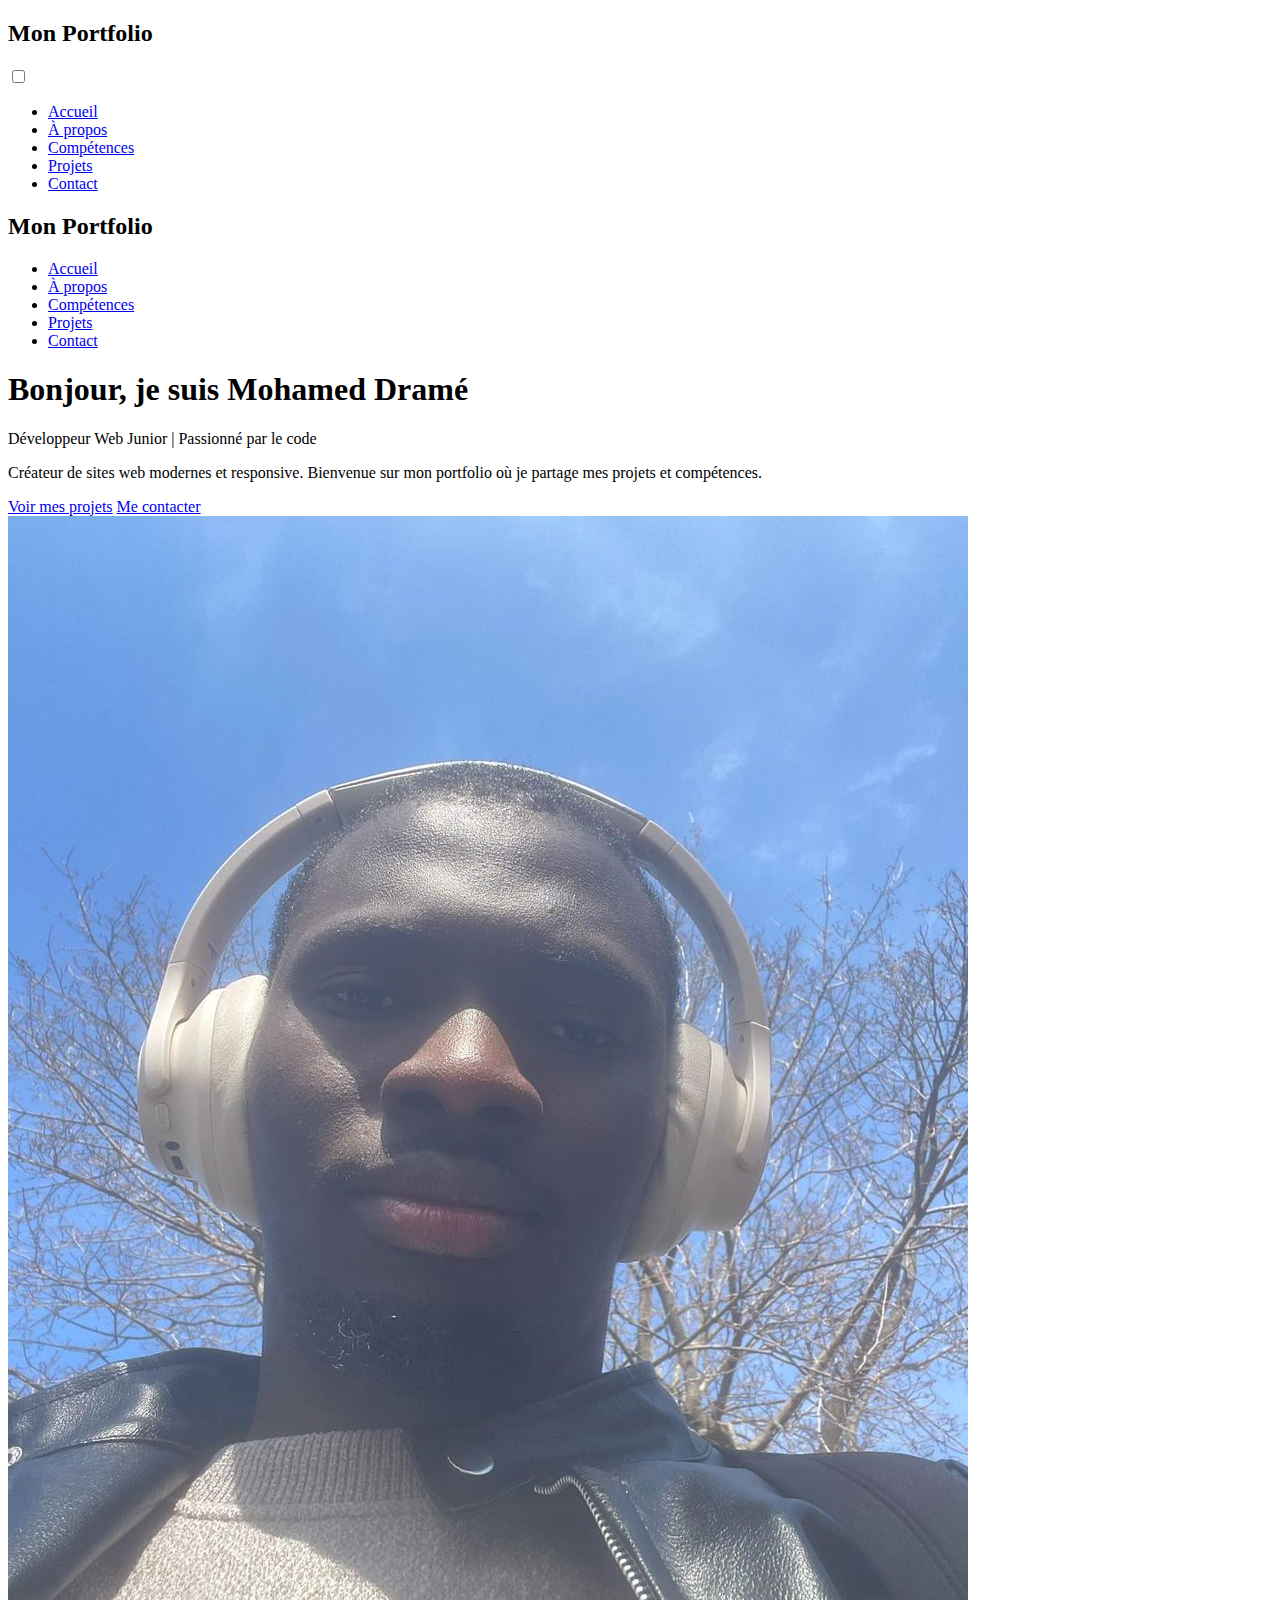
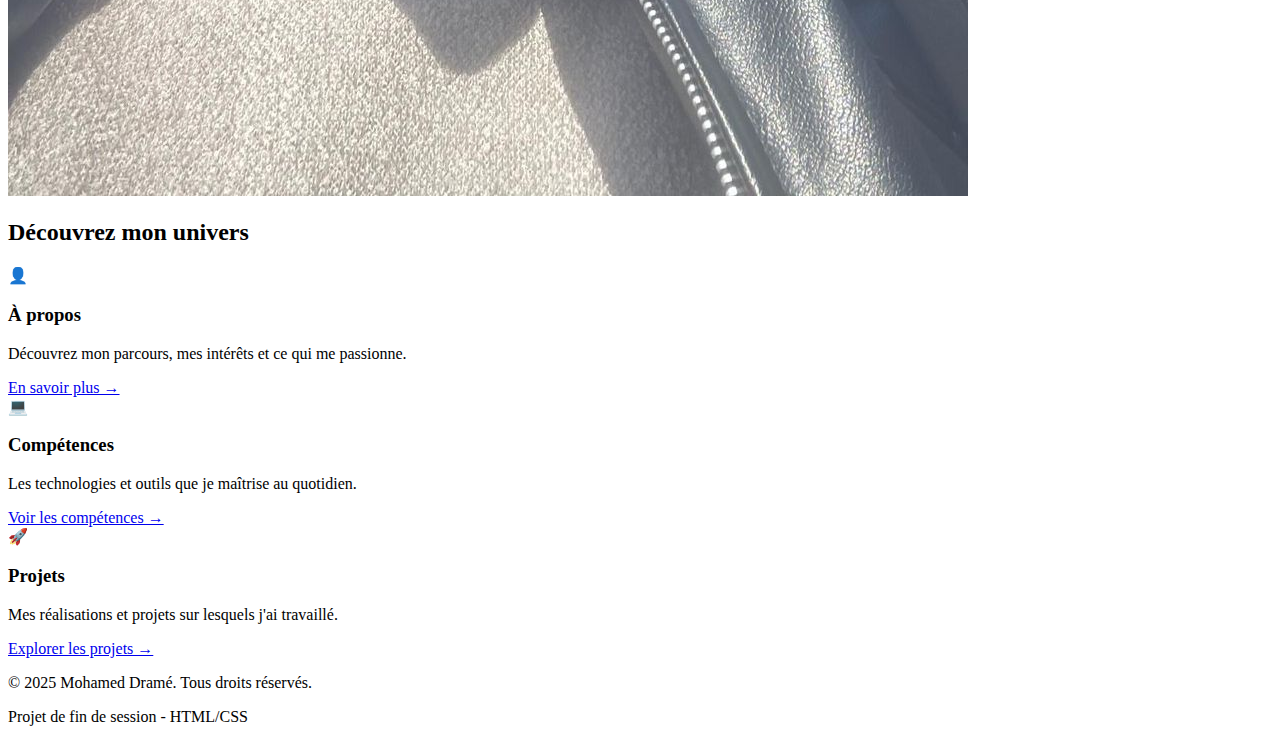
<file: index.html>
<!DOCTYPE html>
<html lang="fr">
<header>
  <nav class="navbar">
    <div class="container">
      <div class="logo">
        <h2>Mon Portfolio</h2>
      </div>

      <!-- checkbox cachée pour contrôle du menu mobile (accessible) -->
      <input type="checkbox" id="nav-toggle" class="nav-toggle" aria-hidden="true">

      <!-- label sert de bouton hamburger (clique => coche la checkbox) -->
      <label for="nav-toggle" class="hamburger" aria-label="Ouvrir le menu" role="button" tabindex="0">
        <span></span>
        <span></span>
        <span></span>
      </label>

      <!-- Menu de navigation principal -->
      <ul id="main-navigation" class="nav-menu" role="navigation" aria-label="Menu principal">
        <li><a href="index.html" class="active">Accueil</a></li>
        <li><a href="about.html">À propos</a></li>
        <li><a href="skills.html">Compétences</a></li>
        <li><a href="projects.html">Projets</a></li>
        <li><a href="contact.html">Contact</a></li>
      </ul>
    </div>
  </nav>
</header>
<body>
    <!-- En-tête avec navigation -->
    <header>
        <nav class="navbar">
            <div class="container">
                <div class="logo">
                    <h2>Mon Portfolio</h2>
                </div>
                <!-- Menu de navigation -->
                <ul class="nav-menu">
                    <li><a href="index.html" class="active">Accueil</a></li>
                    <li><a href="about.html">À propos</a></li>
                    <li><a href="skills.html">Compétences</a></li>
                    <li><a href="projects.html">Projets</a></li>
                    <li><a href="contact.html">Contact</a></li>
                </ul>
                <!-- Bouton hamburger pour mobile -->
                <div class="hamburger">
                    <span></span>
                    <span></span>
                    <span></span>
                </div>
            </div>
        </nav>
    </header>

    <!-- Contenu principal -->
    <main>
        <!-- Section héro (accueil) -->
        <section class="hero">
            <div class="container">
                <div class="hero-content">
                    <div class="hero-text">
                        <h1 class="hero-title">Bonjour, je suis <span class="highlight">Mohamed Dramé</span></h1>
                        <p class="hero-subtitle">Développeur Web Junior | Passionné par le code</p>
                        <p class="hero-description">
                            Créateur de sites web modernes et responsive. 
                            Bienvenue sur mon portfolio où je partage mes projets et compétences.
                        </p>
                        <!-- Boutons d'action -->
                        <div class="hero-buttons">
                            <a href="projects.html" class="btn btn-primary">Voir mes projets</a>
                            <a href="contact.html" class="btn btn-secondary">Me contacter</a>
                        </div>
                    </div>
                    <!-- Image de profil -->
                    <div class="hero-image">
                        <div class="profile-pic">
                            <!-- Remplacez par votre photo -->
                            <img src="images/profile.jpg" alt="Photo de profil" onerror="this.src='https://via.placeholder.com/300x300/3498db/ffffff?text=Votre+Photo'">
                        </div>
                    </div>
                </div>
            </div>
        </section>

        <!-- Section liens rapides -->
        <section class="quick-links">
            <div class="container">
                <h2 class="section-title">Découvrez mon univers</h2>
                <div class="cards-grid">
                    <!-- Carte À propos -->
                    <div class="card">
                        <div class="card-icon">👤</div>
                        <h3>À propos</h3>
                        <p>Découvrez mon parcours, mes intérêts et ce qui me passionne.</p>
                        <a href="about.html" class="card-link">En savoir plus →</a>
                    </div>
                    <!-- Carte Compétences -->
                    <div class="card">
                        <div class="card-icon">💻</div>
                        <h3>Compétences</h3>
                        <p>Les technologies et outils que je maîtrise au quotidien.</p>
                        <a href="skills.html" class="card-link">Voir les compétences →</a>
                    </div>
                    <!-- Carte Projets -->
                    <div class="card">
                        <div class="card-icon">🚀</div>
                        <h3>Projets</h3>
                        <p>Mes réalisations et projets sur lesquels j'ai travaillé.</p>
                        <a href="projects.html" class="card-link">Explorer les projets →</a>
                    </div>
                </div>
            </div>
        </section>
    </main>

    <!-- Pied de page -->
    <footer>
        <div class="container">
            <p>&copy; 2025 Mohamed Dramé. Tous droits réservés.</p>
            <p>Projet de fin de session - HTML/CSS</p>
        </div>
    </footer>
</body>

</html>
</file>
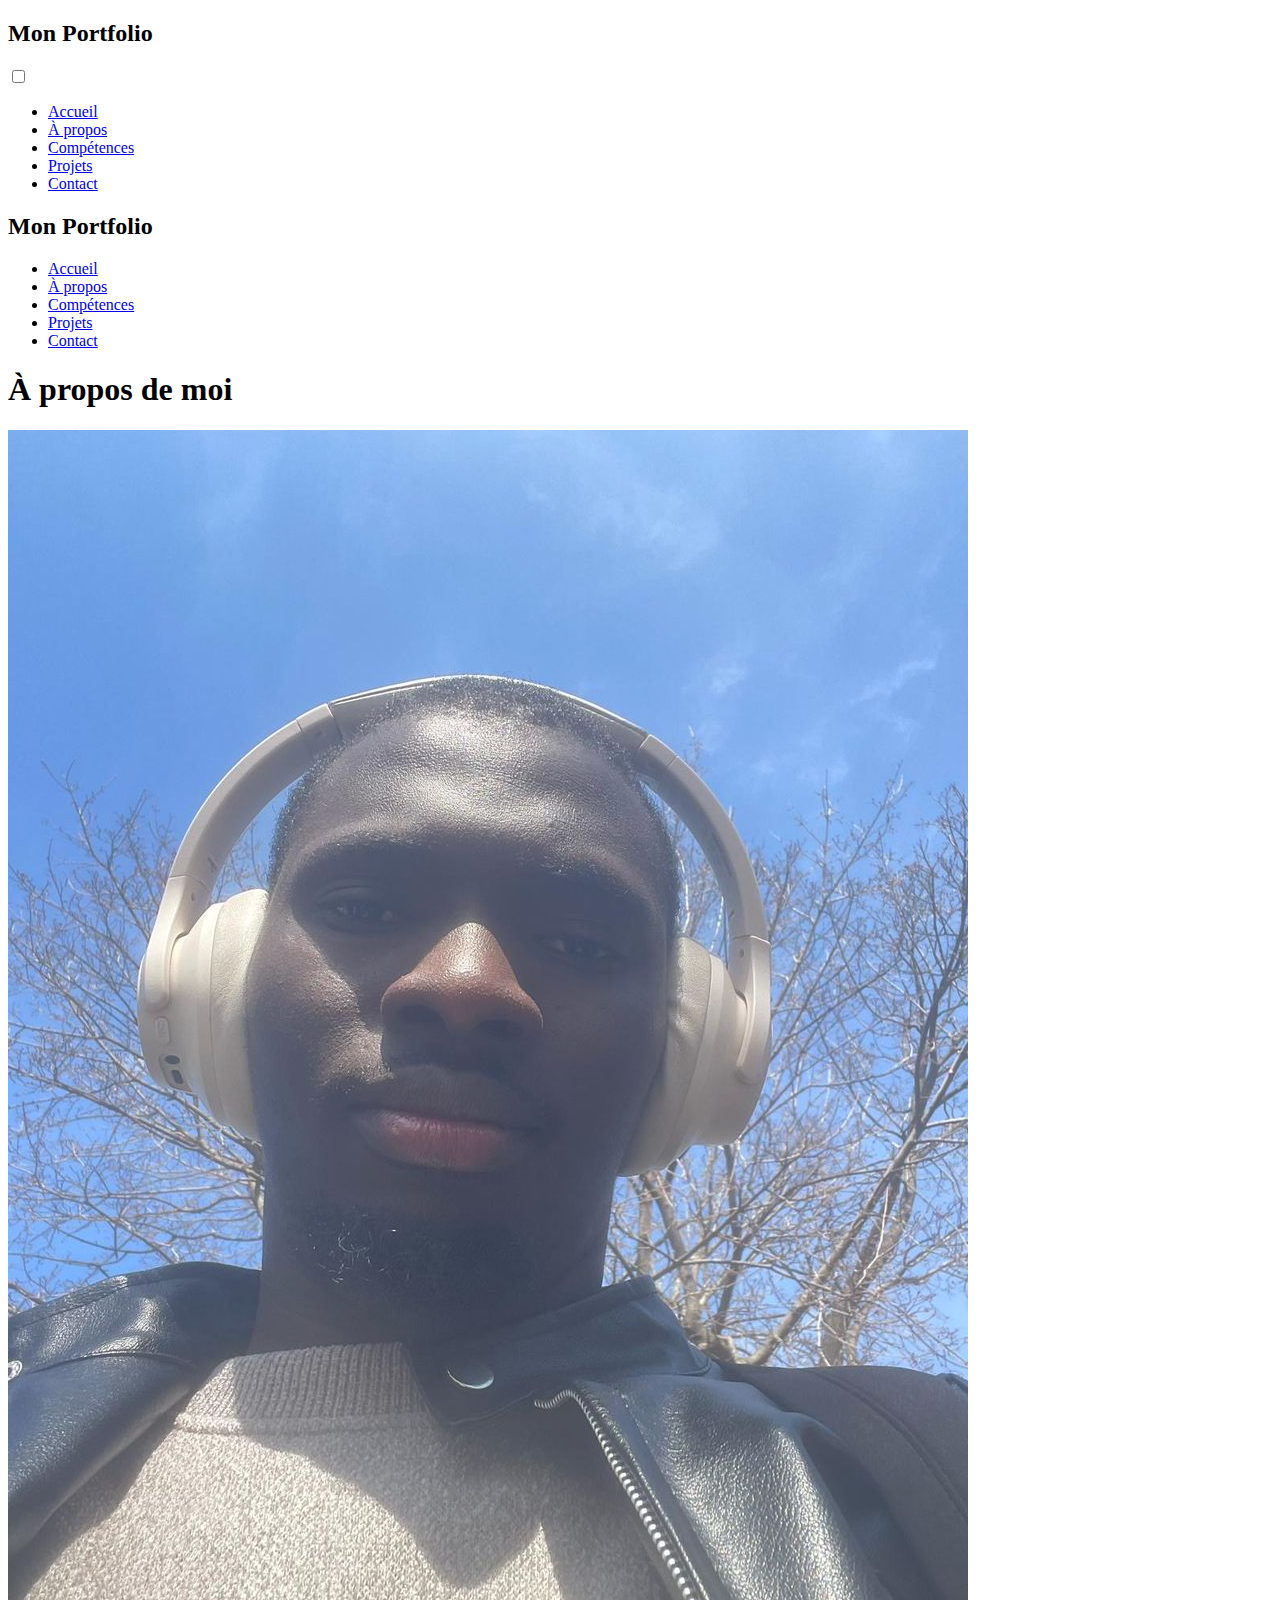
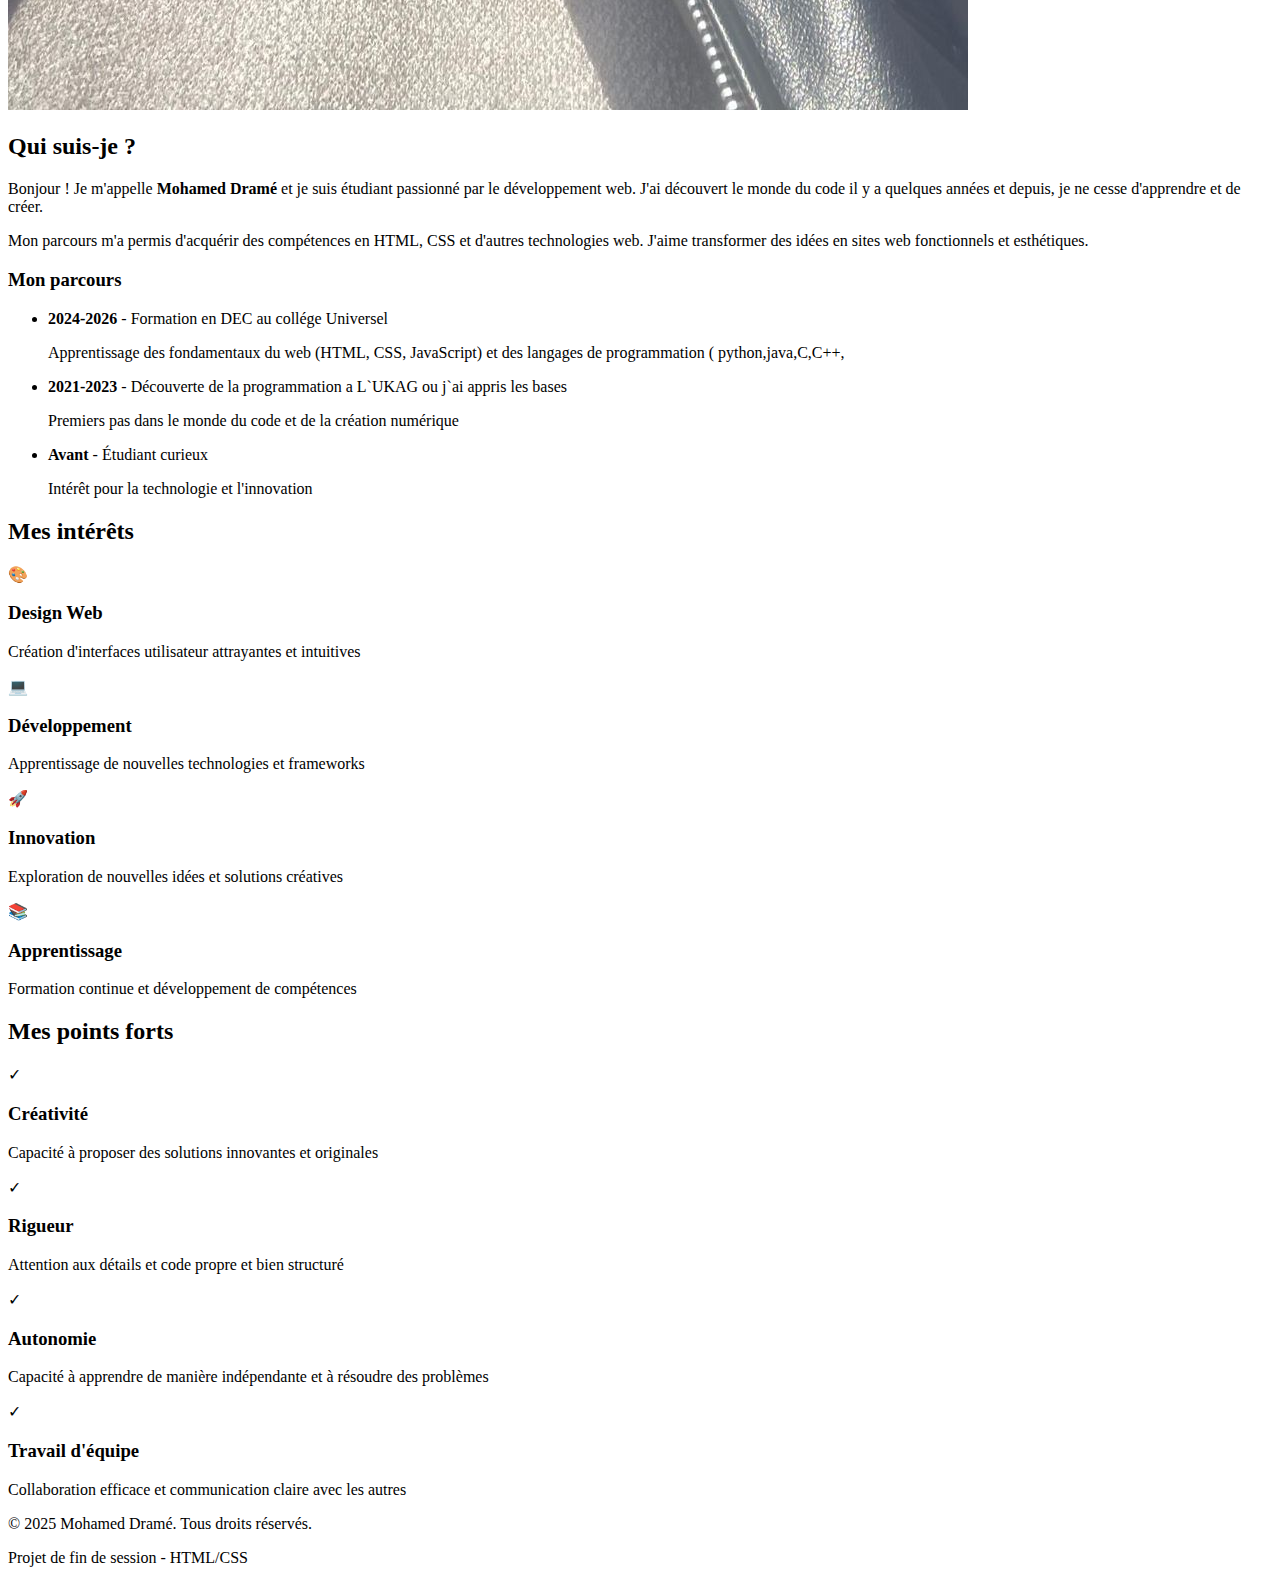
<file: about.html>
<!DOCTYPE html>
<html lang="fr">
<header>
  <nav class="navbar">
    <div class="container">
      <div class="logo">
        <h2>Mon Portfolio</h2>
      </div>

      <!-- checkbox cachée pour contrôle du menu mobile (accessible) -->
      <input type="checkbox" id="nav-toggle" class="nav-toggle" aria-hidden="true">

      <!-- label sert de bouton hamburger (clique => coche la checkbox) -->
      <label for="nav-toggle" class="hamburger" aria-label="Ouvrir le menu" role="button" tabindex="0">
        <span></span>
        <span></span>
        <span></span>
      </label>

      <!-- Menu de navigation principal -->
      <ul id="main-navigation" class="nav-menu" role="navigation" aria-label="Menu principal">
        <li><a href="index.html" class="active">Accueil</a></li>
        <li><a href="about.html">À propos</a></li>
        <li><a href="skills.html">Compétences</a></li>
        <li><a href="projects.html">Projets</a></li>
        <li><a href="contact.html">Contact</a></li>
      </ul>
    </div>
  </nav>
</header>
<body>
    <!-- En-tête avec navigation -->
    <header>
        <nav class="navbar">
            <div class="container">  
                <div class="logo">
                    <h2>Mon Portfolio</h2>
                </div>
                <ul class="nav-menu">
                    <li><a href="index.html">Accueil</a></li>
                    <li><a href="about.html" class="active">À propos</a></li>
                    <li><a href="skills.html">Compétences</a></li>
                    <li><a href="projects.html">Projets</a></li>
                    <li><a href="contact.html">Contact</a></li>
                </ul>
                <div class="hamburger">
                    <span></span>
                    <span></span>
                    <span></span>
                </div>
            </div>
        </nav>
    </header>

    <!-- Contenu principal -->
    <main>
        <!-- Section À propos -->
        <section class="about-section">
            <div class="container">
                <h1 class="page-title">À propos de moi</h1>
                
                <!-- Contenu À propos avec image -->
                <div class="about-content">
                    <div class="about-image">
                        <img src="images/profile.jpg" alt="Photo de profil" onerror="this.src='https://via.placeholder.com/400x500/3498db/ffffff?text=Votre+Photo'">
                    </div>
                    
                    <div class="about-text">
                        <h2>Qui suis-je ?</h2>
                        <p>
                            Bonjour ! Je m'appelle <strong>Mohamed Dramé</strong> et je suis étudiant passionné 
                            par le développement web. J'ai découvert le monde du code il y a quelques années 
                            et depuis, je ne cesse d'apprendre et de créer.
                        </p>
                        <p>
                            Mon parcours m'a permis d'acquérir des compétences en HTML, CSS et d'autres 
                            technologies web. J'aime transformer des idées en sites web fonctionnels et 
                            esthétiques.
                        </p>
                        
                        <h3>Mon parcours</h3>
                        <ul class="timeline">
                            <li>
                                <strong>2024-2026</strong> - Formation en DEC au collége Universel
                                <p>Apprentissage des fondamentaux du web (HTML, CSS, JavaScript) et des langages de programmation ( python,java,C,C++,</p>
                            </li>
                            <li>
                                <strong>2021-2023</strong> - Découverte de la programmation a L`UKAG ou j`ai appris les bases
                                <p>Premiers pas dans le monde du code et de la création numérique</p>
                            </li>
                            <li>
                                <strong>Avant</strong> - Étudiant curieux
                                <p>Intérêt pour la technologie et l'innovation</p>
                            </li>
                        </ul>
                    </div>
                </div>

                <!-- Section Intérêts -->
                <div class="interests-section">
                    <h2>Mes intérêts</h2>
                    <div class="interests-grid">
                        <div class="interest-card">
                            <div class="interest-icon">🎨</div>
                            <h3>Design Web</h3>
                            <p>Création d'interfaces utilisateur attrayantes et intuitives</p>
                        </div>
                        <div class="interest-card">
                            <div class="interest-icon">💻</div>
                            <h3>Développement</h3>
                            <p>Apprentissage de nouvelles technologies et frameworks</p>
                        </div>
                        <div class="interest-card">
                            <div class="interest-icon">🚀</div>
                            <h3>Innovation</h3>
                            <p>Exploration de nouvelles idées et solutions créatives</p>
                        </div>
                        <div class="interest-card">
                            <div class="interest-icon">📚</div>
                            <h3>Apprentissage</h3>
                            <p>Formation continue et développement de compétences</p>
                        </div>
                    </div>
                </div>

                <!-- Section Qualités -->
                <div class="qualities-section">
                    <h2>Mes points forts</h2>
                    <div class="qualities-list">
                        <div class="quality-item">
                            <span class="quality-icon">✓</span>
                            <div>
                                <h3>Créativité</h3>
                                <p>Capacité à proposer des solutions innovantes et originales</p>
                            </div>
                        </div>
                        <div class="quality-item">
                            <span class="quality-icon">✓</span>
                            <div>
                                <h3>Rigueur</h3>
                                <p>Attention aux détails et code propre et bien structuré</p>
                            </div>
                        </div>
                        <div class="quality-item">
                            <span class="quality-icon">✓</span>
                            <div>
                                <h3>Autonomie</h3>
                                <p>Capacité à apprendre de manière indépendante et à résoudre des problèmes</p>
                            </div>
                        </div>
                        <div class="quality-item">
                            <span class="quality-icon">✓</span>
                            <div>
                                <h3>Travail d'équipe</h3>
                                <p>Collaboration efficace et communication claire avec les autres</p>
                            </div>
                        </div>
                    </div>
                </div>
            </div>
        </section>
    </main>

    <!-- Pied de page -->
    <footer>
        <div class="container">
            <p>&copy; 2025 Mohamed Dramé. Tous droits réservés.</p>
            <p>Projet de fin de session - HTML/CSS</p>
        </div>
    </footer>
</body>

</html>
</file>
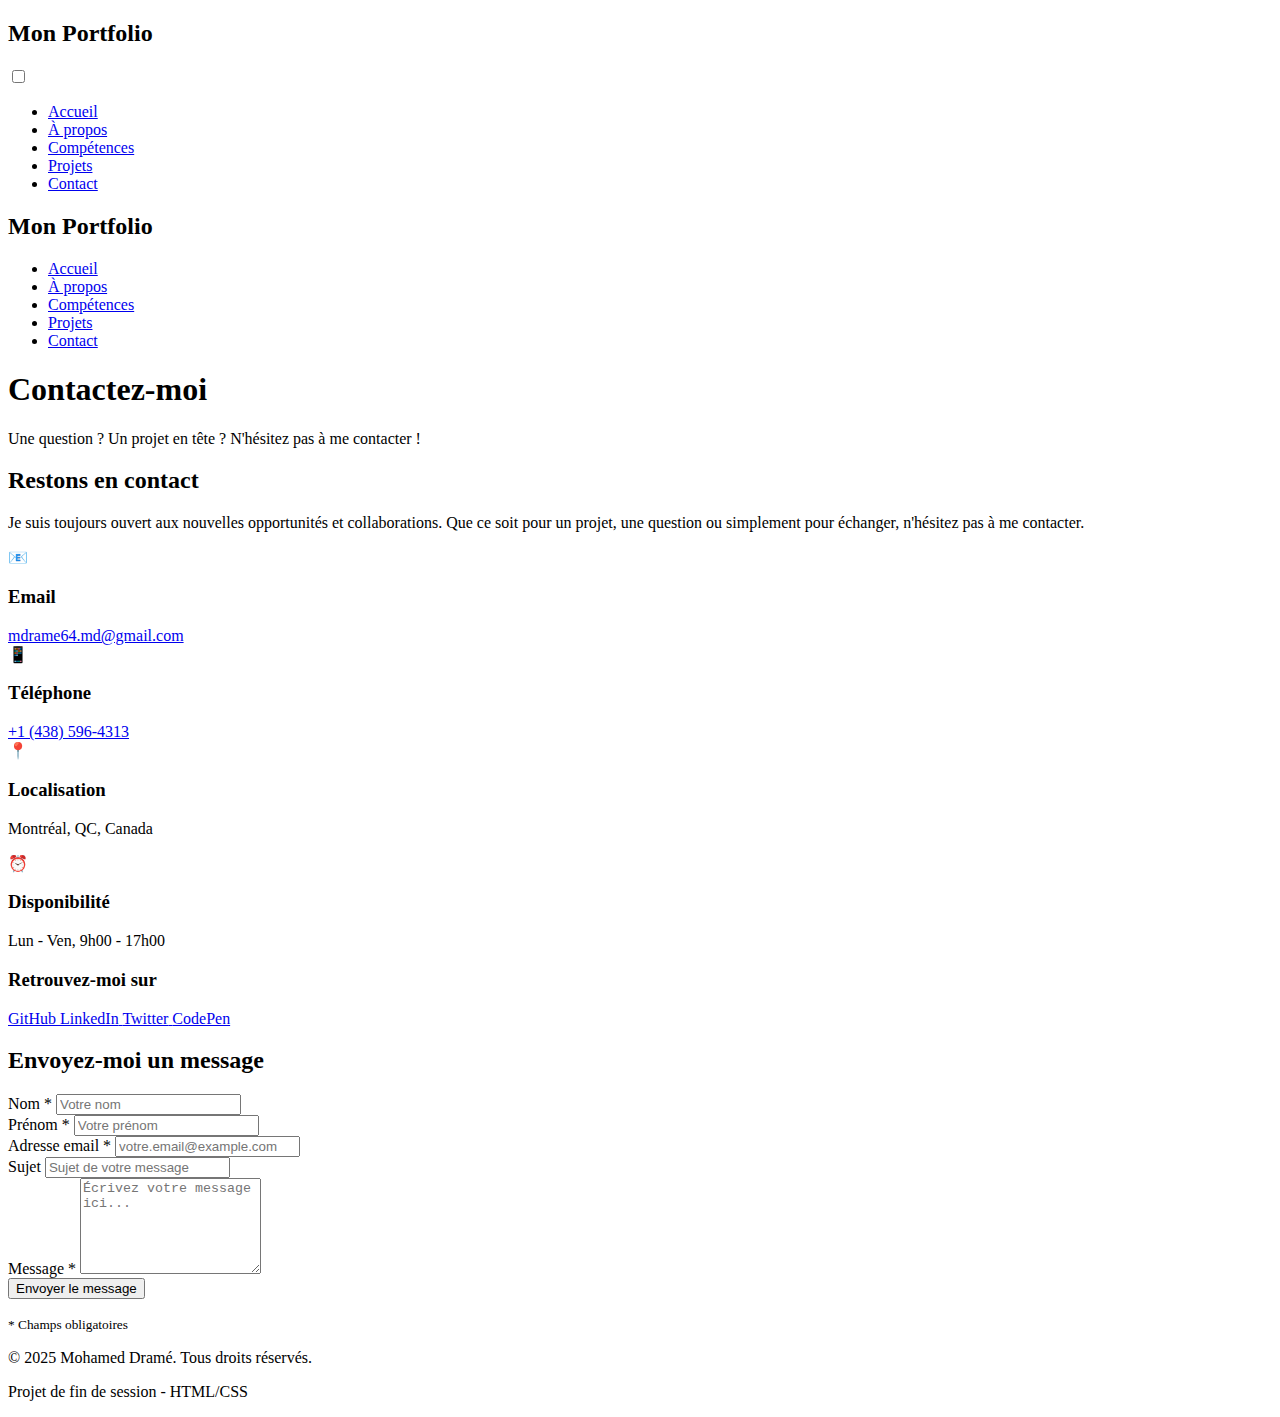
<file: contact.html>
<!DOCTYPE html>
<html lang="fr">
<header>
  <nav class="navbar">
    <div class="container">
      <div class="logo">
        <h2>Mon Portfolio</h2>
      </div>

      <!-- checkbox cachée pour contrôle du menu mobile (accessible) -->
      <input type="checkbox" id="nav-toggle" class="nav-toggle" aria-hidden="true">

      <!-- label sert de bouton hamburger (clique => coche la checkbox) -->
      <label for="nav-toggle" class="hamburger" aria-label="Ouvrir le menu" role="button" tabindex="0">
        <span></span>
        <span></span>
        <span></span>
      </label>

      <!-- Menu de navigation principal -->
      <ul id="main-navigation" class="nav-menu" role="navigation" aria-label="Menu principal">
        <li><a href="index.html" class="active">Accueil</a></li>
        <li><a href="about.html">À propos</a></li>
        <li><a href="skills.html">Compétences</a></li>
        <li><a href="projects.html">Projets</a></li>
        <li><a href="contact.html">Contact</a></li>
      </ul>
    </div>
  </nav>
</header>
<body>
    <!-- En-tête avec navigation -->
    <header>
        <nav class="navbar">
            <div class="container">
                <div class="logo">
                    <h2>Mon Portfolio</h2>
                </div>
                <ul class="nav-menu">
                    <li><a href="index.html">Accueil</a></li>
                    <li><a href="about.html">À propos</a></li>
                    <li><a href="skills.html">Compétences</a></li>
                    <li><a href="projects.html">Projets</a></li>
                    <li><a href="contact.html" class="active">Contact</a></li>
                </ul>
                <div class="hamburger">
                    <span></span>
                    <span></span>
                    <span></span>
                </div>
            </div>
        </nav>
    </header>

    <!-- Contenu principal -->
    <main>
        <section class="contact-section">
            <div class="container">
                <h1 class="page-title">Contactez-moi</h1>
                <p class="section-intro">
                    Une question ? Un projet en tête ? N'hésitez pas à me contacter !
                </p>

                <div class="contact-container">
                    <!-- Informations de contact -->
                    <div class="contact-info">
                        <h2>Restons en contact</h2>
                        <p>
                            Je suis toujours ouvert aux nouvelles opportunités et collaborations. 
                            Que ce soit pour un projet, une question ou simplement pour échanger, 
                            n'hésitez pas à me contacter.
                        </p>

                        <div class="info-items">
                            <!-- Email -->
                            <div class="info-item">
                                <div class="info-icon">📧</div>
                                <div class="info-content">
                                    <h3>Email</h3>
                                    <a href="mailto:mdrame64.md@egmail.com">mdrame64.md@gmail.com</a>
                                </div>
                            </div>

                            <!-- Téléphone -->
                            <div class="info-item">
                                <div class="info-icon">📱</div>
                                <div class="info-content">
                                    <h3>Téléphone</h3>
                                    <a href="tel:+14385964313">+1 (438) 596-4313</a>
                                </div>
                            </div>

                            <!-- Localisation -->
                            <div class="info-item">
                                <div class="info-icon">📍</div>
                                <div class="info-content">
                                    <h3>Localisation</h3>
                                    <p>Montréal, QC, Canada</p>
                                </div>
                            </div>

                            <!-- Disponibilité -->
                            <div class="info-item">
                                <div class="info-icon">⏰</div>
                                <div class="info-content">
                                    <h3>Disponibilité</h3>
                                    <p>Lun - Ven, 9h00 - 17h00</p>
                                </div>
                            </div>
                        </div>

                        <!-- Réseaux sociaux -->
                        <div class="social-links">
                            <h3>Retrouvez-moi sur</h3>
                            <div class="social-icons">
                                <a href="#" class="social-icon" aria-label="GitHub">
                                    <span>GitHub</span>
                                </a>
                                <a href="#" class="social-icon" aria-label="LinkedIn">
                                    <span>LinkedIn</span>
                                </a>
                                <a href="#" class="social-icon" aria-label="Twitter">
                                    <span>Twitter</span>
                                </a>
                                <a href="#" class="social-icon" aria-label="CodePen">
                                    <span>CodePen</span>
                                </a>
                            </div>
                        </div>
                    </div>

                    <!-- Formulaire de contact -->
                    <div class="contact-form-container">
                        <h2>Envoyez-moi un message</h2>
                        <form class="contact-form" action="#" method="post">
                            <!-- Champ Nom -->
                            <div class="form-group">
                                <label for="nom">Nom <span class="required">*</span></label>
                                <input 
                                    type="text" 
                                    id="nom" 
                                    name="nom" 
                                    required 
                                    placeholder="Votre nom"
                                    class="form-input">
                            </div>

                            <!-- Champ Prénom -->
                            <div class="form-group">
                                <label for="prenom">Prénom <span class="required">*</span></label>
                                <input 
                                    type="text" 
                                    id="prenom" 
                                    name="prenom" 
                                    required 
                                    placeholder="Votre prénom"
                                    class="form-input">
                            </div>

                            <!-- Champ Email -->
                            <div class="form-group">
                                <label for="email">Adresse email <span class="required">*</span></label>
                                <input 
                                    type="email" 
                                    id="email" 
                                    name="email" 
                                    required 
                                    placeholder="votre.email@example.com"
                                    class="form-input">
                            </div>

                            <!-- Champ Sujet -->
                            <div class="form-group">
                                <label for="sujet">Sujet</label>
                                <input 
                                    type="text" 
                                    id="sujet" 
                                    name="sujet" 
                                    placeholder="Sujet de votre message"
                                    class="form-input">
                            </div>

                            <!-- Champ Message -->
                            <div class="form-group">
                                <label for="message">Message <span class="required">*</span></label>
                                <textarea 
                                    id="message" 
                                    name="message" 
                                    required 
                                    rows="6" 
                                    placeholder="Écrivez votre message ici..."
                                    class="form-textarea"></textarea>
                            </div>

                            <!-- Bouton d'envoi -->
                            <button type="submit" class="btn btn-primary btn-full">
                                Envoyer le message
                            </button>

                            <p class="form-note">
                                <small>* Champs obligatoires</small>
                            </p>
                        </form>
                    </div>
                </div>
            </div>
        </section>
    </main>

    <!-- Pied de page -->
    <footer>
        <div class="container">
            <p>&copy; 2025 Mohamed Dramé. Tous droits réservés.</p>
            <p>Projet de fin de session - HTML/CSS</p>
        </div>
    </footer>
</body>

</html>
</file>
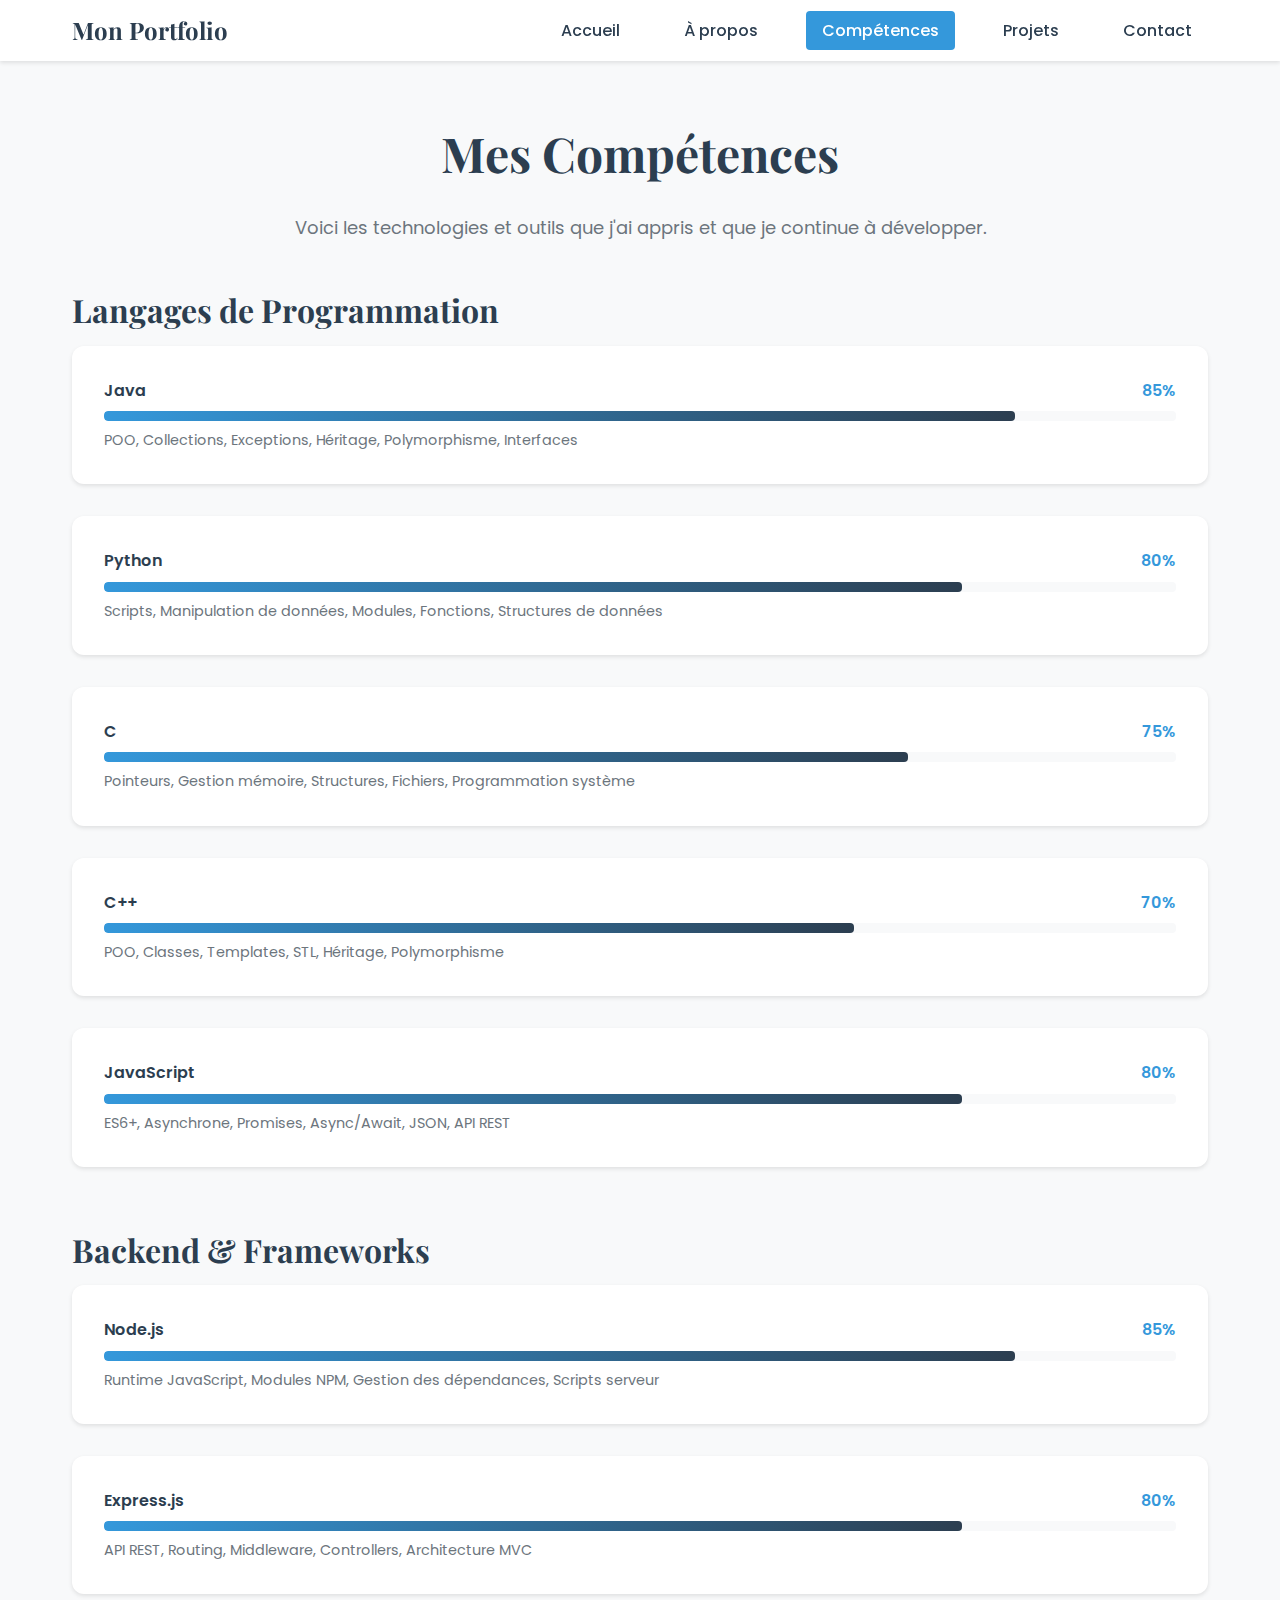
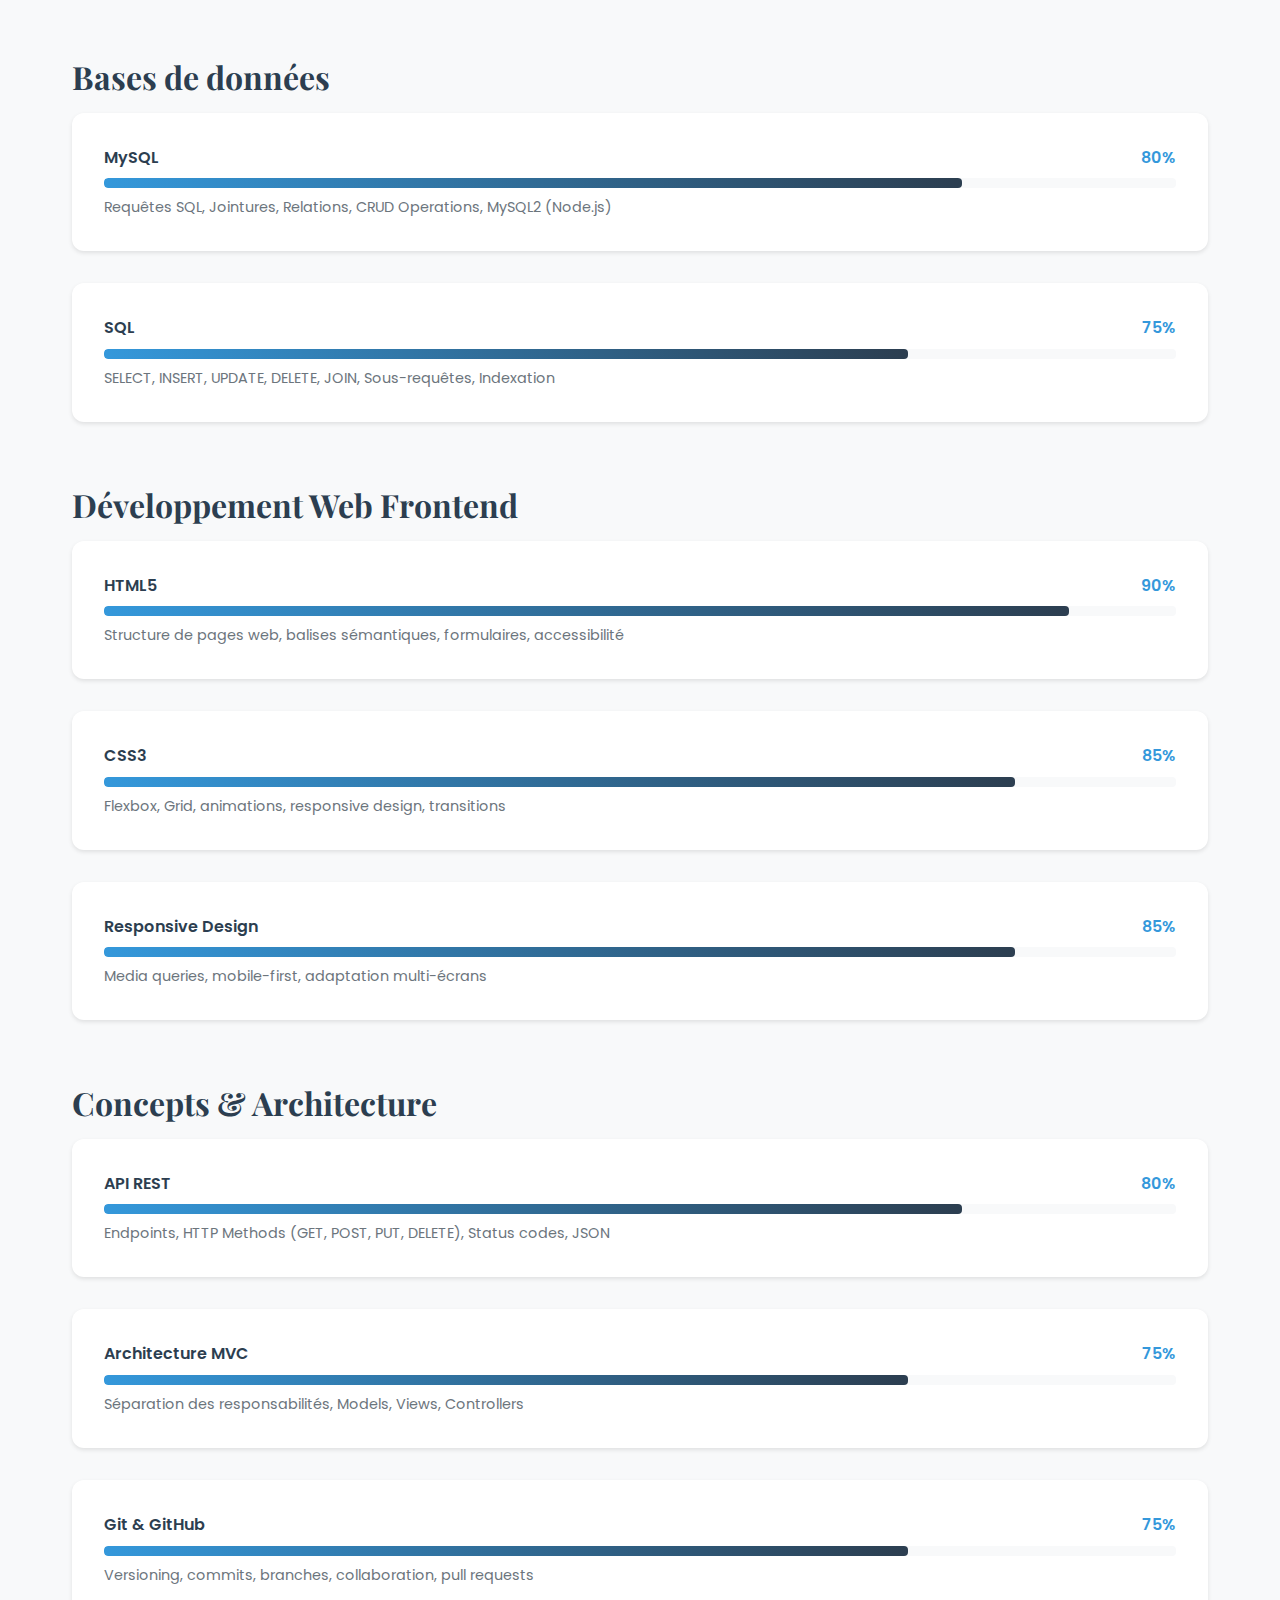
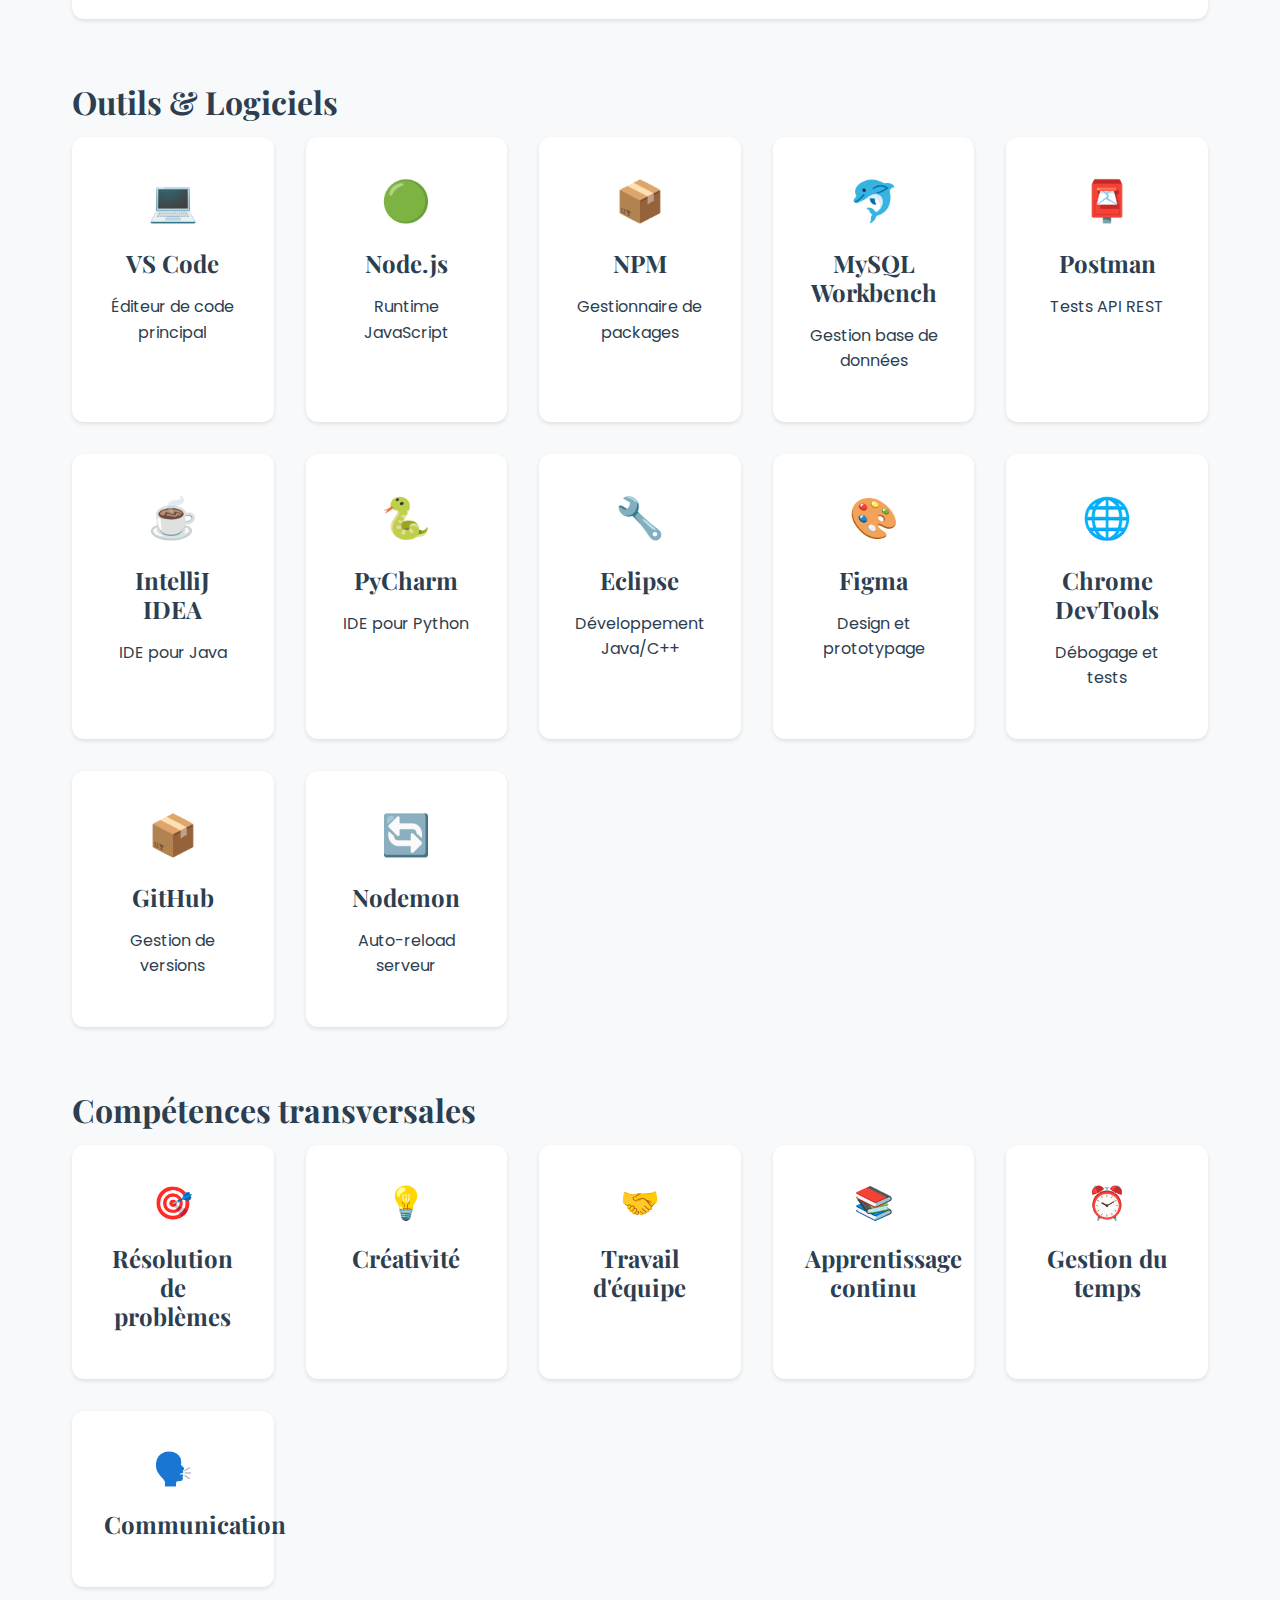
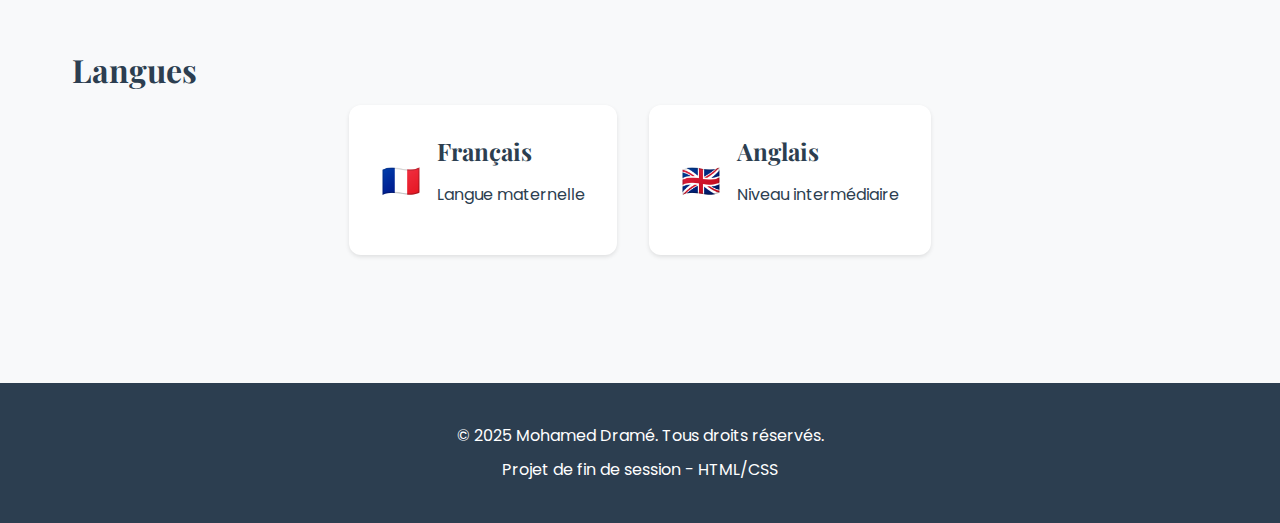
<file: skills.html>
<!DOCTYPE html>
<html lang="fr">
<head>
    <meta charset="UTF-8">
    <meta name="viewport" content="width=device-width, initial-scale=1.0">
    <meta name="description" content="Contact - Entrez en contact avec moi">
    <title>Portfolio - Contact</title>
    <link rel="stylesheet" href="css/style.css">
    <link href="https://fonts.googleapis.com/css2?family=Poppins:wght@300;400;600;700&family=Playfair+Display:wght@700&display=swap" rel="stylesheet">
</head>
<body>
    <!-- En-tête avec navigation -->
    <header>
        <nav class="navbar">
            <div class="container">
                <div class="logo">
                    <h2>Mon Portfolio</h2>
                </div>
                <ul class="nav-menu">
                    <li><a href="index.html">Accueil</a></li>
                    <li><a href="about.html">À propos</a></li>
                    <li><a href="skills.html" class="active">Compétences</a></li>
                    <li><a href="projects.html">Projets</a></li>
                    <li><a href="contact.html">Contact</a></li>
                </ul>
                <div class="hamburger">
                    <span></span>
                    <span></span>
                    <span></span>
                </div>
            </div>
        </nav>
    </header>

    <!-- Contenu principal -->
    <main>
        <section class="skills-section">
            <div class="container">
                <h1 class="page-title">Mes Compétences</h1>
                <p class="section-intro">
                    Voici les technologies et outils que j'ai appris et que je continue à développer.
                </p>

                <!-- Compétences techniques avec barres de progression -->
                <div class="skills-container">
                    <h2>Langages de Programmation</h2>
                    
                    <!-- Java -->
                    <div class="skill-item">
                        <div class="skill-header">
                            <span class="skill-name">Java</span>
                            <span class="skill-percentage">85%</span>
                        </div>
                        <div class="skill-bar">
                            <div class="skill-progress" style="width: 85%;"></div>
                        </div>
                        <p class="skill-description">
                            POO, Collections, Exceptions, Héritage, Polymorphisme, Interfaces
                        </p>
                    </div>

                    <!-- Python -->
                    <div class="skill-item">
                        <div class="skill-header">
                            <span class="skill-name">Python</span>
                            <span class="skill-percentage">80%</span>
                        </div>
                        <div class="skill-bar">
                            <div class="skill-progress" style="width: 80%;"></div>
                        </div>
                        <p class="skill-description">
                            Scripts, Manipulation de données, Modules, Fonctions, Structures de données
                        </p>
                    </div>

                    <!-- C -->
                    <div class="skill-item">
                        <div class="skill-header">
                            <span class="skill-name">C</span>
                            <span class="skill-percentage">75%</span>
                        </div>
                        <div class="skill-bar">
                            <div class="skill-progress" style="width: 75%;"></div>
                        </div>
                        <p class="skill-description">
                            Pointeurs, Gestion mémoire, Structures, Fichiers, Programmation système
                        </p>
                    </div>

                    <!-- C++ -->
                    <div class="skill-item">
                        <div class="skill-header">
                            <span class="skill-name">C++</span>
                            <span class="skill-percentage">70%</span>
                        </div>
                        <div class="skill-bar">
                            <div class="skill-progress" style="width: 70%;"></div>
                        </div>
                        <p class="skill-description">
                            POO, Classes, Templates, STL, Héritage, Polymorphisme
                        </p>
                    </div>

                    <!-- JavaScript -->
                    <div class="skill-item">
                        <div class="skill-header">
                            <span class="skill-name">JavaScript</span>
                            <span class="skill-percentage">80%</span>
                        </div>
                        <div class="skill-bar">
                            <div class="skill-progress" style="width: 80%;"></div>
                        </div>
                        <p class="skill-description">
                            ES6+, Asynchrone, Promises, Async/Await, JSON, API REST
                        </p>
                    </div>
                </div>

                <!-- Backend & Frameworks -->
                <div class="skills-container">
                    <h2>Backend & Frameworks</h2>
                    
                    <!-- Node.js -->
                    <div class="skill-item">
                        <div class="skill-header">
                            <span class="skill-name">Node.js</span>
                            <span class="skill-percentage">85%</span>
                        </div>
                        <div class="skill-bar">
                            <div class="skill-progress" style="width: 85%;"></div>
                        </div>
                        <p class="skill-description">
                            Runtime JavaScript, Modules NPM, Gestion des dépendances, Scripts serveur
                        </p>
                    </div>

                    <!-- Express.js -->
                    <div class="skill-item">
                        <div class="skill-header">
                            <span class="skill-name">Express.js</span>
                            <span class="skill-percentage">80%</span>
                        </div>
                        <div class="skill-bar">
                            <div class="skill-progress" style="width: 80%;"></div>
                        </div>
                        <p class="skill-description">
                            API REST, Routing, Middleware, Controllers, Architecture MVC
                        </p>
                    </div>
                </div>

                <!-- Bases de données -->
                <div class="skills-container">
                    <h2>Bases de données</h2>
                    
                    <!-- MySQL -->
                    <div class="skill-item">
                        <div class="skill-header">
                            <span class="skill-name">MySQL</span>
                            <span class="skill-percentage">80%</span>
                        </div>
                        <div class="skill-bar">
                            <div class="skill-progress" style="width: 80%;"></div>
                        </div>
                        <p class="skill-description">
                            Requêtes SQL, Jointures, Relations, CRUD Operations, MySQL2 (Node.js)
                        </p>
                    </div>

                    <!-- SQL -->
                    <div class="skill-item">
                        <div class="skill-header">
                            <span class="skill-name">SQL</span>
                            <span class="skill-percentage">75%</span>
                        </div>
                        <div class="skill-bar">
                            <div class="skill-progress" style="width: 75%;"></div>
                        </div>
                        <p class="skill-description">
                            SELECT, INSERT, UPDATE, DELETE, JOIN, Sous-requêtes, Indexation
                        </p>
                    </div>
                </div>

                <!-- Développement Web -->
                <div class="skills-container">
                    <h2>Développement Web Frontend</h2>
                    
                    <!-- HTML -->
                    <div class="skill-item">
                        <div class="skill-header">
                            <span class="skill-name">HTML5</span>
                            <span class="skill-percentage">90%</span>
                        </div>
                        <div class="skill-bar">
                            <div class="skill-progress" style="width: 90%;"></div>
                        </div>
                        <p class="skill-description">
                            Structure de pages web, balises sémantiques, formulaires, accessibilité
                        </p>
                    </div>

                    <!-- CSS -->
                    <div class="skill-item">
                        <div class="skill-header">
                            <span class="skill-name">CSS3</span>
                            <span class="skill-percentage">85%</span>
                        </div>
                        <div class="skill-bar">
                            <div class="skill-progress" style="width: 85%;"></div>
                        </div>
                        <p class="skill-description">
                            Flexbox, Grid, animations, responsive design, transitions
                        </p>
                    </div>

                    <!-- Responsive Design -->
                    <div class="skill-item">
                        <div class="skill-header">
                            <span class="skill-name">Responsive Design</span>
                            <span class="skill-percentage">85%</span>
                        </div>
                        <div class="skill-bar">
                            <div class="skill-progress" style="width: 85%;"></div>
                        </div>
                        <p class="skill-description">
                            Media queries, mobile-first, adaptation multi-écrans
                        </p>
                    </div>
                </div>

                <!-- Concepts & Architecture -->
                <div class="skills-container">
                    <h2>Concepts & Architecture</h2>
                    
                    <!-- REST API -->
                    <div class="skill-item">
                        <div class="skill-header">
                            <span class="skill-name">API REST</span>
                            <span class="skill-percentage">80%</span>
                        </div>
                        <div class="skill-bar">
                            <div class="skill-progress" style="width: 80%;"></div>
                        </div>
                        <p class="skill-description">
                            Endpoints, HTTP Methods (GET, POST, PUT, DELETE), Status codes, JSON
                        </p>
                    </div>

                    <!-- Architecture MVC -->
                    <div class="skill-item">
                        <div class="skill-header">
                            <span class="skill-name">Architecture MVC</span>
                            <span class="skill-percentage">75%</span>
                        </div>
                        <div class="skill-bar">
                            <div class="skill-progress" style="width: 75%;"></div>
                        </div>
                        <p class="skill-description">
                            Séparation des responsabilités, Models, Views, Controllers
                        </p>
                    </div>

                    <!-- Git -->
                    <div class="skill-item">
                        <div class="skill-header">
                            <span class="skill-name">Git & GitHub</span>
                            <span class="skill-percentage">75%</span>
                        </div>
                        <div class="skill-bar">
                            <div class="skill-progress" style="width: 75%;"></div>
                        </div>
                        <p class="skill-description">
                            Versioning, commits, branches, collaboration, pull requests
                        </p>
                    </div>
                </div>

                <!-- Outils et logiciels -->
                <div class="tools-section">
                    <h2>Outils & Logiciels</h2>
                    <div class="tools-grid">
                        <div class="tool-card">
                            <div class="tool-icon">💻</div>
                            <h3>VS Code</h3>
                            <p>Éditeur de code principal</p>
                        </div>
                        <div class="tool-card">
                            <div class="tool-icon">🟢</div>
                            <h3>Node.js</h3>
                            <p>Runtime JavaScript</p>
                        </div>
                        <div class="tool-card">
                            <div class="tool-icon">📦</div>
                            <h3>NPM</h3>
                            <p>Gestionnaire de packages</p>
                        </div>
                        <div class="tool-card">
                            <div class="tool-icon">🐬</div>
                            <h3>MySQL Workbench</h3>
                            <p>Gestion base de données</p>
                        </div>
                        <div class="tool-card">
                            <div class="tool-icon">📮</div>
                            <h3>Postman</h3>
                            <p>Tests API REST</p>
                        </div>
                        <div class="tool-card">
                            <div class="tool-icon">☕</div>
                            <h3>IntelliJ IDEA</h3>
                            <p>IDE pour Java</p>
                        </div>
                        <div class="tool-card">
                            <div class="tool-icon">🐍</div>
                            <h3>PyCharm</h3>
                            <p>IDE pour Python</p>
                        </div>
                        <div class="tool-card">
                            <div class="tool-icon">🔧</div>
                            <h3>Eclipse</h3>
                            <p>Développement Java/C++</p>
                        </div>
                        <div class="tool-card">
                            <div class="tool-icon">🎨</div>
                            <h3>Figma</h3>
                            <p>Design et prototypage</p>
                        </div>
                        <div class="tool-card">
                            <div class="tool-icon">🌐</div>
                            <h3>Chrome DevTools</h3>
                            <p>Débogage et tests</p>
                        </div>
                        <div class="tool-card">
                            <div class="tool-icon">📦</div>
                            <h3>GitHub</h3>
                            <p>Gestion de versions</p>
                        </div>
                        <div class="tool-card">
                            <div class="tool-icon">🔄</div>
                            <h3>Nodemon</h3>
                            <p>Auto-reload serveur</p>
                        </div>
                    </div>
                </div>

                <!-- Soft Skills -->
                <div class="soft-skills-section">
                    <h2>Compétences transversales</h2>
                    <div class="soft-skills-grid">
                        <div class="soft-skill">
                            <span class="soft-skill-icon">🎯</span>
                            <h3>Résolution de problèmes</h3>
                        </div>
                        <div class="soft-skill">
                            <span class="soft-skill-icon">💡</span>
                            <h3>Créativité</h3>
                        </div>
                        <div class="soft-skill">
                            <span class="soft-skill-icon">🤝</span>
                            <h3>Travail d'équipe</h3>
                        </div>
                        <div class="soft-skill">
                            <span class="soft-skill-icon">📚</span>
                            <h3>Apprentissage continu</h3>
                        </div>
                        <div class="soft-skill">
                            <span class="soft-skill-icon">⏰</span>
                            <h3>Gestion du temps</h3>
                        </div>
                        <div class="soft-skill">
                            <span class="soft-skill-icon">🗣️</span>
                            <h3>Communication</h3>
                        </div>
                    </div>
                </div>

                <!-- Langues -->
                <div class="languages-section">
                    <h2>Langues</h2>
                    <div class="languages-list">
                        <div class="language-item">
                            <span class="language-flag">🇫🇷</span>
                            <div class="language-info">
                                <h3>Français</h3>
                                <p>Langue maternelle</p>
                            </div>
                        </div>
                        <div class="language-item">
                            <span class="language-flag">🇬🇧</span>
                            <div class="language-info">
                                <h3>Anglais</h3>
                                <p>Niveau intermédiaire</p>
                            </div>
                        </div>
                    </div>
                </div>
            </div>
        </section>
    </main>

    <!-- Pied de page -->
    <footer>
        <div class="container">
            <p>&copy; 2025 Mohamed Dramé. Tous droits réservés.</p>
            <p>Projet de fin de session - HTML/CSS</p>
        </div>
    </footer>
</body>

</html>
</file>
<file: css/style.css>
/* ========================================
   PORTFOLIO PERSONNEL - FEUILLE DE STYLE
   Projet de fin de session HTML/CSS
   ======================================== */

/* === VARIABLES CSS === */
:root {
    /* Couleurs principales */
    --primary-color: #2c3e50;
    --secondary-color: #3498db;
    --accent-color: #e74c3c;
    --success-color: #2ecc71;
    --warning-color: #f39c12;
    
    /* Couleurs neutres */
    --white: #ffffff;
    --light-gray: #f8f9fa;
    --gray: #6c757d;
    --dark-gray: #343a40;
    --black: #000000;
    
    /* Couleurs de texte */
    --text-primary: #2c3e50;
    --text-secondary: #6c757d;
    --text-light: #ffffff;
    
    /* Espacements */
    --spacing-xs: 0.5rem;
    --spacing-sm: 1rem;
    --spacing-md: 2rem;
    --spacing-lg: 3rem;
    --spacing-xl: 4rem;
    
    /* Typographie */
    --font-primary: 'Poppins', sans-serif;
    --font-heading: 'Playfair Display', serif;
    
    /* Transitions */
    --transition-fast: 0.2s ease;
    --transition-normal: 0.3s ease;
    --transition-slow: 0.5s ease;
    
    /* Ombres */
    --shadow-sm: 0 2px 4px rgba(0, 0, 0, 0.1);
    --shadow-md: 0 4px 6px rgba(0, 0, 0, 0.1);
    --shadow-lg: 0 10px 25px rgba(0, 0, 0, 0.15);
    
    /* Border radius */
    --radius-sm: 4px;
    --radius-md: 8px;
    --radius-lg: 12px;
    --radius-full: 50%;
}

/* === RESET & BASE === */
* {
    margin: 0;
    padding: 0;
    box-sizing: border-box;
}

html {
    scroll-behavior: smooth;
    font-size: 16px;
}

body {
    font-family: var(--font-primary);
    line-height: 1.6;
    color: var(--text-primary);
    background-color: var(--white);
    overflow-x: hidden;
}

/* === TYPOGRAPHIE === */
h1, h2, h3, h4, h5, h6 {
    font-family: var(--font-heading);
    font-weight: 700;
    line-height: 1.2;
    margin-bottom: var(--spacing-sm);
    color: var(--primary-color);
}

h1 { font-size: 2.5rem; }
h2 { font-size: 2rem; }
h3 { font-size: 1.5rem; }
h4 { font-size: 1.25rem; }

p {
    margin-bottom: var(--spacing-sm);
}

a {
    color: var(--secondary-color);
    text-decoration: none;
    transition: var(--transition-normal);
}

a:hover {
    color: var(--primary-color);
}

img {
    max-width: 100%;
    height: auto;
    display: block;
}

/* === CONTENEUR PRINCIPAL === */
.container {
    max-width: 1200px;
    margin: 0 auto;
    padding: 0 var(--spacing-md);
}

/* === NAVIGATION === */
header {
    background-color: var(--white);
    box-shadow: var(--shadow-sm);
    position: sticky;
    top: 0;
    z-index: 1000;
}

.navbar {
    padding: var(--spacing-sm) 0;
}

.navbar .container {
    display: flex;
    justify-content: space-between;
    align-items: center;
}

.logo h2 {
    font-size: 1.5rem;
    color: var(--primary-color);
    margin: 0;
}

.nav-menu {
    display: flex;
    list-style: none;
    gap: var(--spacing-md);
}

.nav-menu a {
    color: var(--text-primary);
    font-weight: 500;
    padding: var(--spacing-xs) var(--spacing-sm);
    border-radius: var(--radius-sm);
    transition: var(--transition-normal);
}

.nav-menu a:hover,
.nav-menu a.active {
    background-color: var(--secondary-color);
    color: var(--white);
}

/* Menu hamburger (mobile) */
.hamburger {
    display: none;
    flex-direction: column;
    gap: 4px;
    cursor: pointer;
}

.hamburger span {
    width: 25px;
    height: 3px;
    background-color: var(--primary-color);
    border-radius: var(--radius-sm);
    transition: var(--transition-normal);
}

/* === SECTIONS PRINCIPALES === */
section {
    padding: var(--spacing-xl) 0;
}

.page-title {
    text-align: center;
    font-size: 3rem;
    margin-bottom: var(--spacing-md);
    color: var(--primary-color);
}

.section-title {
    text-align: center;
    font-size: 2.5rem;
    margin-bottom: var(--spacing-lg);
}

.section-intro {
    text-align: center;
    font-size: 1.125rem;
    color: var(--text-secondary);
    max-width: 700px;
    margin: 0 auto var(--spacing-lg);
}

/* === PAGE D'ACCUEIL - HERO === */
.hero {
    min-height: calc(100vh - 80px);
    display: flex;
    align-items: center;
    background: linear-gradient(135deg, var(--light-gray) 0%, var(--white) 100%);
}

.hero-content {
    display: grid;
    grid-template-columns: 1fr 1fr;
    gap: var(--spacing-lg);
    align-items: center;
}

.hero-title {
    font-size: 3rem;
    margin-bottom: var(--spacing-sm);
}

.hero-title .highlight {
    color: var(--secondary-color);
}

.hero-subtitle {
    font-size: 1.5rem;
    color: var(--text-secondary);
    margin-bottom: var(--spacing-sm);
}

.hero-description {
    font-size: 1.125rem;
    color: var(--gray);
    margin-bottom: var(--spacing-md);
}

.hero-buttons {
    display: flex;
    gap: var(--spacing-sm);
}

/* Image de profil */
.profile-pic {
    width: 300px;
    height: 300px;
    border-radius: var(--radius-full);
    overflow: hidden;
    box-shadow: var(--shadow-lg);
    margin: 0 auto;
    border: 5px solid var(--white);
}

.profile-pic img {
    width: 100%;
    height: 100%;
    object-fit: cover;
}

/* === BOUTONS === */
.btn {
    display: inline-block;
    padding: 12px 30px;
    border-radius: var(--radius-md);
    font-weight: 600;
    text-align: center;
    transition: var(--transition-normal);
    cursor: pointer;
    border: 2px solid transparent;
}

.btn-primary {
    background-color: var(--secondary-color);
    color: var(--white);
}

.btn-primary:hover {
    background-color: var(--primary-color);
    transform: translateY(-2px);
    box-shadow: var(--shadow-md);
}

.btn-secondary {
    background-color: transparent;
    color: var(--secondary-color);
    border-color: var(--secondary-color);
}

.btn-secondary:hover {
    background-color: var(--secondary-color);
    color: var(--white);
}

.btn-full {
    width: 100%;
}

/* === CARTES === */
.cards-grid {
    display: grid;
    grid-template-columns: repeat(auto-fit, minmax(300px, 1fr));
    gap: var(--spacing-md);
}

.card {
    background-color: var(--white);
    padding: var(--spacing-md);
    border-radius: var(--radius-lg);
    box-shadow: var(--shadow-md);
    transition: var(--transition-normal);
    text-align: center;
}

.card:hover {
    transform: translateY(-10px);
    box-shadow: var(--shadow-lg);
}

.card-icon {
    font-size: 3rem;
    margin-bottom: var(--spacing-sm);
}

.card h3 {
    margin-bottom: var(--spacing-sm);
}

.card-link {
    display: inline-block;
    margin-top: var(--spacing-sm);
    color: var(--secondary-color);
    font-weight: 600;
}

/* === SECTION LIENS RAPIDES === */
.quick-links {
    background-color: var(--white);
    padding: var(--spacing-xl) 0;
}

/* === PAGE À PROPOS === */
.about-section {
    background-color: var(--light-gray);
}

.about-content {
    display: grid;
    grid-template-columns: 1fr 2fr;
    gap: var(--spacing-lg);
    margin-bottom: var(--spacing-lg);
}

.about-image img {
    border-radius: var(--radius-lg);
    box-shadow: var(--shadow-lg);
}

.about-text h2 {
    margin-top: 0;
}

/* Timeline */
.timeline {
    list-style: none;
    padding-left: var(--spacing-md);
    border-left: 3px solid var(--secondary-color);
}

.timeline li {
    margin-bottom: var(--spacing-md);
    padding-left: var(--spacing-md);
    position: relative;
}

.timeline li::before {
    content: '';
    width: 15px;
    height: 15px;
    background-color: var(--secondary-color);
    border-radius: var(--radius-full);
    position: absolute;
    left: -9px;
    top: 0;
}

/* Intérêts */
.interests-section {
    margin: var(--spacing-xl) 0;
}

.interests-grid {
    display: grid;
    grid-template-columns: repeat(auto-fit, minmax(250px, 1fr));
    gap: var(--spacing-md);
}

.interest-card {
    background-color: var(--white);
    padding: var(--spacing-md);
    border-radius: var(--radius-lg);
    box-shadow: var(--shadow-sm);
    text-align: center;
}

.interest-icon {
    font-size: 2.5rem;
    margin-bottom: var(--spacing-sm);
}

/* Qualités */
.qualities-section {
    margin: var(--spacing-xl) 0;
}

.qualities-list {
    display: grid;
    grid-template-columns: repeat(auto-fit, minmax(300px, 1fr));
    gap: var(--spacing-md);
}

.quality-item {
    display: flex;
    gap: var(--spacing-sm);
    align-items: flex-start;
}

.quality-icon {
    width: 30px;
    height: 30px;
    background-color: var(--success-color);
    color: var(--white);
    border-radius: var(--radius-full);
    display: flex;
    align-items: center;
    justify-content: center;
    font-weight: bold;
    flex-shrink: 0;
}

/* === PAGE COMPÉTENCES === */
.skills-section {
    background-color: var(--light-gray);
}

.skills-container {
    margin-bottom: var(--spacing-xl);
}

.skill-item {
    background-color: var(--white);
    padding: var(--spacing-md);
    border-radius: var(--radius-lg);
    margin-bottom: var(--spacing-md);
    box-shadow: var(--shadow-sm);
}

.skill-header {
    display: flex;
    justify-content: space-between;
    margin-bottom: var(--spacing-xs);
}

.skill-name {
    font-weight: 600;
    color: var(--primary-color);
}

.skill-percentage {
    font-weight: 600;
    color: var(--secondary-color);
}

/* Barre de progression */
.skill-bar {
    height: 10px;
    background-color: var(--light-gray);
    border-radius: var(--radius-sm);
    overflow: hidden;
    margin-bottom: var(--spacing-xs);
}

.skill-progress {
    height: 100%;
    background: linear-gradient(90deg, var(--secondary-color), var(--primary-color));
    border-radius: var(--radius-sm);
    transition: width 1s ease;
}

.skill-description {
    font-size: 0.9rem;
    color: var(--text-secondary);
    margin: 0;
}

/* Outils */
.tools-section {
    margin: var(--spacing-xl) 0;
}

.tools-grid {
    display: grid;
    grid-template-columns: repeat(auto-fit, minmax(200px, 1fr));
    gap: var(--spacing-md);
}

.tool-card {
    background-color: var(--white);
    padding: var(--spacing-md);
    border-radius: var(--radius-lg);
    text-align: center;
    box-shadow: var(--shadow-sm);
    transition: var(--transition-normal);
}

.tool-card:hover {
    transform: translateY(-5px);
    box-shadow: var(--shadow-md);
}

.tool-icon {
    font-size: 2.5rem;
    margin-bottom: var(--spacing-sm);
}

/* Soft Skills */
.soft-skills-section {
    margin: var(--spacing-xl) 0;
}

.soft-skills-grid {
    display: grid;
    grid-template-columns: repeat(auto-fit, minmax(200px, 1fr));
    gap: var(--spacing-md);
}

.soft-skill {
    background-color: var(--white);
    padding: var(--spacing-md);
    border-radius: var(--radius-lg);
    text-align: center;
    box-shadow: var(--shadow-sm);
}

.soft-skill-icon {
    font-size: 2rem;
    display: block;
    margin-bottom: var(--spacing-sm);
}

/* Langues */
.languages-section {
    margin: var(--spacing-xl) 0;
}

.languages-list {
    display: flex;
    gap: var(--spacing-md);
    justify-content: center;
    flex-wrap: wrap;
}

.language-item {
    display: flex;
    align-items: center;
    gap: var(--spacing-sm);
    background-color: var(--white);
    padding: var(--spacing-md);
    border-radius: var(--radius-lg);
    box-shadow: var(--shadow-sm);
    min-width: 250px;
}

.language-flag {
    font-size: 2rem;
}

/* === PAGE PROJETS === */
.projects-section {
    background-color: var(--light-gray);
}

.projects-grid {
    display: grid;
    gap: var(--spacing-xl);
}

.project-card {
    background-color: var(--white);
    border-radius: var(--radius-lg);
    overflow: hidden;
    box-shadow: var(--shadow-md);
    display: grid;
    grid-template-columns: 1fr 1fr;
    transition: var(--transition-normal);
}

.project-card:hover {
    box-shadow: var(--shadow-lg);
}

.project-image {
    position: relative;
    overflow: hidden;
}

.project-image img {
    width: 100%;
    height: 100%;
    object-fit: cover;
    transition: var(--transition-slow);
}

.project-card:hover .project-image img {
    transform: scale(1.1);
}

.project-overlay {
    position: absolute;
    top: 0;
    left: 0;
    width: 100%;
    height: 100%;
    background-color: rgba(0, 0, 0, 0.7);
    display: flex;
    align-items: center;
    justify-content: center;
    opacity: 0;
    transition: var(--transition-normal);
}

.project-card:hover .project-overlay {
    opacity: 1;
}

.project-link {
    color: var(--white);
    font-size: 1.25rem;
    font-weight: 600;
}

.project-content {
    padding: var(--spacing-md);
}

.project-tags {
    margin-bottom: var(--spacing-sm);
}

.tag {
    display: inline-block;
    padding: 4px 12px;
    background-color: var(--secondary-color);
    color: var(--white);
    border-radius: var(--radius-sm);
    font-size: 0.85rem;
    margin-right: var(--spacing-xs);
    margin-bottom: var(--spacing-xs);
}

.project-description {
    color: var(--text-secondary);
    margin-bottom: var(--spacing-sm);
}

.project-details {
    display: flex;
    gap: var(--spacing-md);
    margin: var(--spacing-sm) 0;
    padding: var(--spacing-sm) 0;
    border-top: 1px solid var(--light-gray);
    border-bottom: 1px solid var(--light-gray);
}

.project-features {
    list-style: none;
    padding: 0;
}

.project-features li {
    padding: var(--spacing-xs) 0;
    color: var(--text-secondary);
}

/* Détails techniques des projets */
.project-tech-details {
    margin-top: var(--spacing-md);
    padding: var(--spacing-md);
    background-color: var(--light-gray);
    border-radius: var(--radius-md);
    border-left: 4px solid var(--secondary-color);
}

.project-tech-details h4 {
    color: var(--primary-color);
    margin-bottom: var(--spacing-sm);
    font-size: 1.1rem;
}

.project-tech-details ul {
    list-style: none;
    padding: 0;
}

.project-tech-details ul li {
    padding: var(--spacing-xs) 0;
    color: var(--text-secondary);
}

.project-tech-details strong {
    color: var(--secondary-color);
    font-weight: 600;
}

/* Compétences développées */
.skills-developed {
    margin-top: var(--spacing-xl);
    text-align: center;
}

.skills-list {
    display: flex;
    flex-wrap: wrap;
    gap: var(--spacing-sm);
    justify-content: center;
    margin-top: var(--spacing-md);
}

.skill-badge {
    padding: 8px 16px;
    background-color: var(--white);
    border: 2px solid var(--secondary-color);
    color: var(--secondary-color);
    border-radius: var(--radius-full);
    font-weight: 600;
    transition: var(--transition-normal);
}

.skill-badge:hover {
    background-color: var(--secondary-color);
    color: var(--white);
}

/* === PAGE CONTACT === */
.contact-section {
    background-color: var(--light-gray);
}

.contact-container {
    display: grid;
    grid-template-columns: 1fr 1fr;
    gap: var(--spacing-xl);
}

.contact-info {
    background-color: var(--primary-color);
    color: var(--white);
    padding: var(--spacing-lg);
    border-radius: var(--radius-lg);
}

.contact-info h2 {
    color: var(--white);
}

.info-items {
    margin: var(--spacing-md) 0;
}

.info-item {
    display: flex;
    gap: var(--spacing-sm);
    margin-bottom: var(--spacing-md);
    align-items: flex-start;
}

.info-icon {
    font-size: 1.5rem;
    flex-shrink: 0;
}

.info-content h3 {
    color: var(--white);
    font-size: 1rem;
    margin-bottom: 4px;
}

.info-content a,
.info-content p {
    color: rgba(255, 255, 255, 0.8);
    margin: 0;
}

.info-content a:hover {
    color: var(--white);
}

/* Réseaux sociaux */
.social-links {
    margin-top: var(--spacing-lg);
}

.social-links h3 {
    color: var(--white);
}

.social-icons {
    display: flex;
    gap: var(--spacing-sm);
    margin-top: var(--spacing-sm);
}

.social-icon {
    display: inline-block;
    padding: 10px 20px;
    background-color: rgba(255, 255, 255, 0.1);
    color: var(--white);
    border-radius: var(--radius-md);
    transition: var(--transition-normal);
}

.social-icon:hover {
    background-color: var(--secondary-color);
    color: var(--white);
    transform: translateY(-3px);
}

/* Formulaire de contact */
.contact-form-container {
    background-color: var(--white);
    padding: var(--spacing-lg);
    border-radius: var(--radius-lg);
    box-shadow: var(--shadow-md);
}

.contact-form-container h2 {
    margin-bottom: var(--spacing-md);
}

.contact-form {
    display: flex;
    flex-direction: column;
    gap: var(--spacing-md);
}

.form-group {
    display: flex;
    flex-direction: column;
}

.form-group label {
    font-weight: 600;
    margin-bottom: var(--spacing-xs);
    color: var(--primary-color);
}

.required {
    color: var(--accent-color);
}

.form-input,
.form-textarea {
    padding: 12px;
    border: 2px solid var(--light-gray);
    border-radius: var(--radius-md);
    font-family: var(--font-primary);
    font-size: 1rem;
    transition: var(--transition-normal);
}

.form-input:focus,
.form-textarea:focus {
    outline: none;
    border-color: var(--secondary-color);
    box-shadow: 0 0 0 3px rgba(52, 152, 219, 0.1);
}

.form-textarea {
    resize: vertical;
    min-height: 120px;
}

.form-note {
    text-align: center;
    color: var(--text-secondary);
    font-size: 0.9rem;
    margin-top: var(--spacing-sm);
}

/* === PIED DE PAGE === */
footer {
    background-color: var(--primary-color);
    color: var(--white);
    padding: var(--spacing-md) 0;
    text-align: center;
}

footer p {
    margin: var(--spacing-xs) 0;
}

/* === RESPONSIVE DESIGN === */

/* Tablettes (écrans entre 768px et 1024px) */
@media screen and (max-width: 1024px) {
    .hero-title {
        font-size: 2.5rem;
    }
    
    .page-title {
        font-size: 2.5rem;
    }
    
    .project-card {
        grid-template-columns: 1fr;
    }
    
    .project-image {
        min-height: 300px;
    }
}

/* Tablettes et mobiles (écrans jusqu'à 768px) */
@media screen and (max-width: 768px) {
    /* Navigation mobile */
    .nav-menu {
        display: none;
    }
    
    .hamburger {
        display: flex;
    }
    
    /* Hero section */
    .hero-content {
        grid-template-columns: 1fr;
        text-align: center;
    }
    
    .hero-title {
        font-size: 2rem;
    }
    
    .hero-subtitle {
        font-size: 1.25rem;
    }
    
    .hero-buttons {
        flex-direction: column;
    }
    
    .profile-pic {
        width: 250px;
        height: 250px;
    }
    
    /* Titres */
    h1 { font-size: 2rem; }
    h2 { font-size: 1.75rem; }
    h3 { font-size: 1.25rem; }
    
    .page-title {
        font-size: 2rem;
    }
    
    /* À propos */
    .about-content {
        grid-template-columns: 1fr;
    }
    
    /* Cartes */
    .cards-grid {
        grid-template-columns: 1fr;
    }
    
    /* Projets */
    .project-card {
        grid-template-columns: 1fr;
    }
    
    /* Contact */
    .contact-container {
        grid-template-columns: 1fr;
    }
    
    /* Outils */
    .tools-grid {
        grid-template-columns: repeat(auto-fit, minmax(150px, 1fr));
    }
    
    /* Soft skills */
    .soft-skills-grid {
        grid-template-columns: repeat(auto-fit, minmax(150px, 1fr));
    }
    
    /* Espacements réduits */
    section {
        padding: var(--spacing-md) 0;
    }
    
    .container {
        padding: 0 var(--spacing-sm);
    }
}

/* Petits mobiles (écrans jusqu'à 480px) */
@media screen and (max-width: 480px) {
    html {
        font-size: 14px;
    }
    
    .hero-title {
        font-size: 1.75rem;
    }
    
    .hero-subtitle {
        font-size: 1.125rem;
    }
    
    .profile-pic {
        width: 200px;
        height: 200px;
    }
    
    .btn {
        padding: 10px 20px;
        font-size: 0.9rem;
    }
    
    .tools-grid,
    .soft-skills-grid {
        grid-template-columns: 1fr;
    }
    
    .project-tags {
        display: flex;
        flex-wrap: wrap;
        gap: 4px;
    }
    
    .tag {
        font-size: 0.75rem;
        padding: 3px 8px;
    }
}

/* === ANIMATIONS === */
@keyframes fadeIn {
    from {
        opacity: 0;
        transform: translateY(20px);
    }
    to {
        opacity: 1;
        transform: translateY(0);
    }
}

.card,
.skill-item,
.project-card,
.tool-card {
    animation: fadeIn 0.6s ease-out;
}

/* === ACCESSIBILITÉ === */
/* Focus visible pour la navigation au clavier */
a:focus,
button:focus,
input:focus,
textarea:focus {
    outline: 2px solid var(--secondary-color);
    outline-offset: 2px;
}

/* Amélioration du contraste pour les liens */
a:focus-visible {
    outline: 3px solid var(--secondary-color);
    outline-offset: 3px;
}

/* === UTILITAIRES === */
.text-center {
    text-align: center;
}

.mt-1 { margin-top: var(--spacing-sm); }
.mt-2 { margin-top: var(--spacing-md); }
.mt-3 { margin-top: var(--spacing-lg); }

.mb-1 { margin-bottom: var(--spacing-sm); }
.mb-2 { margin-bottom: var(--spacing-md); }
.mb-3 { margin-bottom: var(--spacing-lg); }

/* === IMPRESSION === */
@media print {
    header,
    footer,
    .hamburger,
    .btn {
        display: none;
    }
    
    body {
        font-size: 12pt;
        line-height: 1.5;
    }
    
    .project-card,
    .card {
        page-break-inside: avoid;
    }
}
</file>
